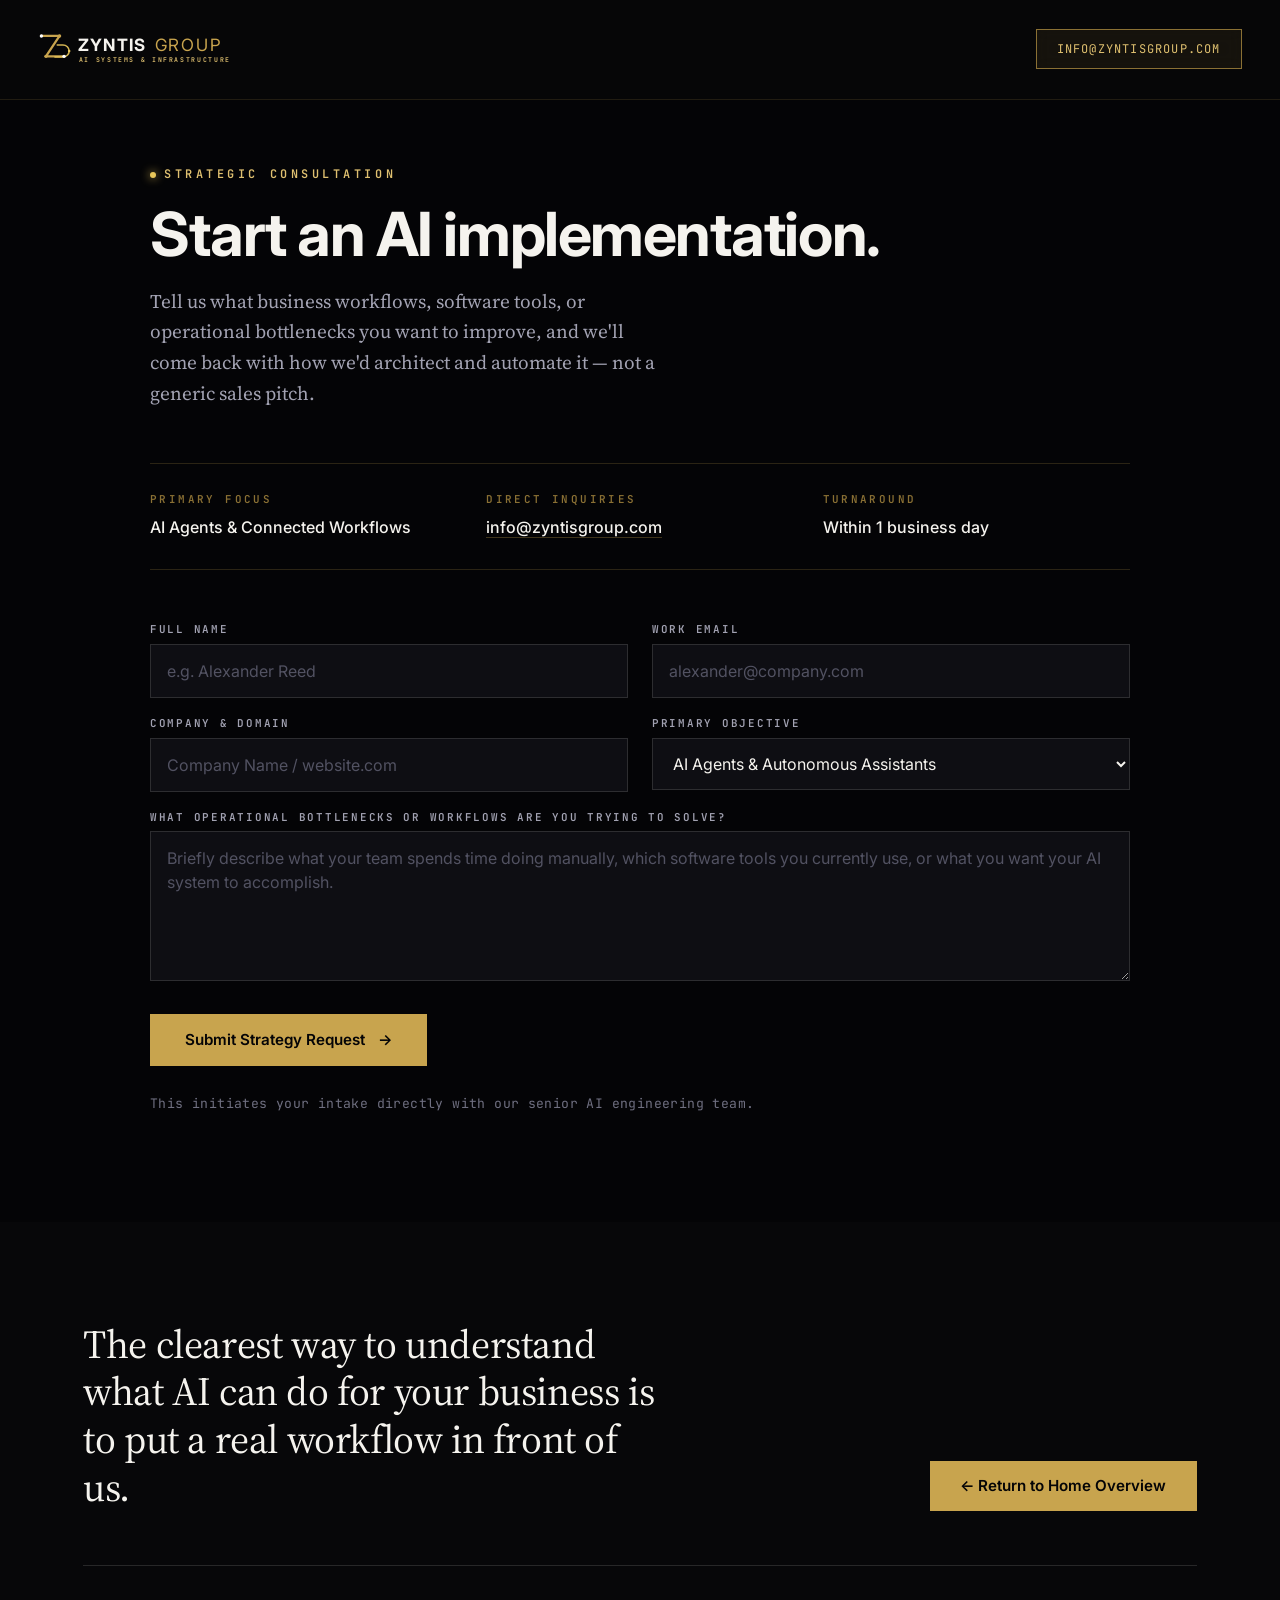
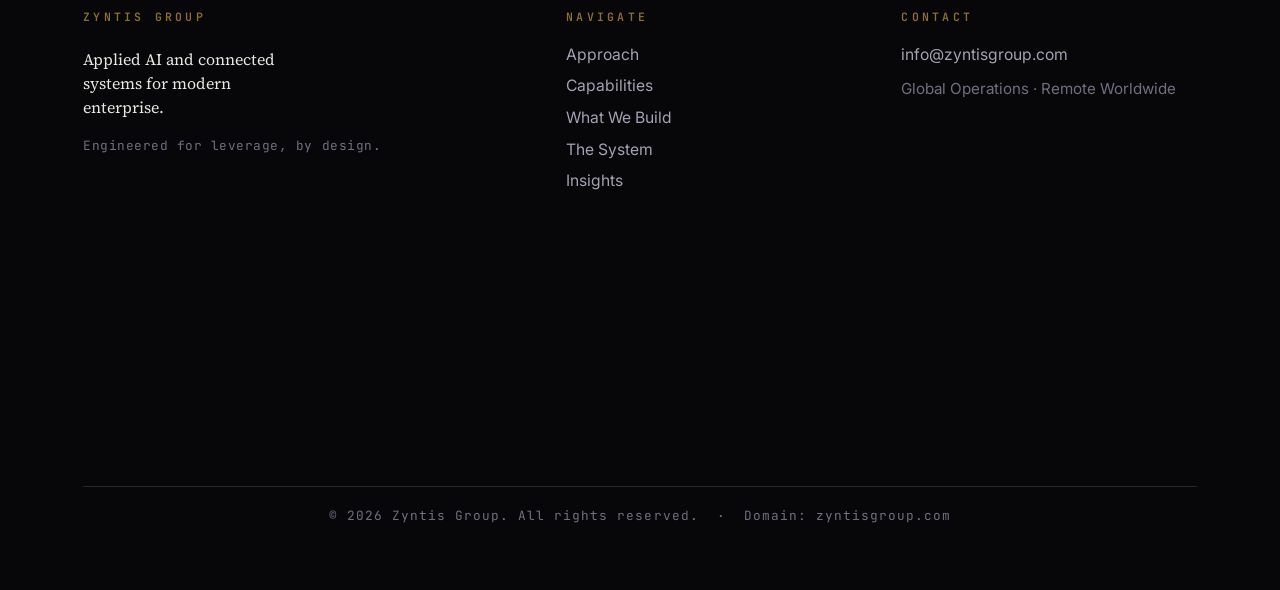
<file: contact.html>
<!DOCTYPE html>
<html lang="en">
<head>
  <meta charset="UTF-8" />
  <meta name="viewport" content="width=device-width, initial-scale=1.0" />
  <title>Contact &amp; AI Consultation — Zyntis Group</title>
  <meta name="description" content="Schedule an AI strategy consultation with Zyntis Group. Tell us what workflows you want to automate and we'll return with a clear architectural roadmap." />
  <link rel="canonical" href="https://zyntisgroup.com/contact.html" />
  
  <link rel="icon" type="image/svg+xml" href="assets/logo.svg">
  
  <!-- Open Graph / Meta -->
  <meta property="og:type" content="website">
  <meta property="og:url" content="https://zyntisgroup.com/contact.html">
  <meta property="og:site_name" content="Zyntis Group">
  <meta property="og:title" content="Contact &amp; AI Strategy Consultation — Zyntis Group">
  <meta property="og:description" content="Schedule an AI strategy consultation with Zyntis Group. Tell us what workflows you want to automate and we'll return with a clear architectural roadmap.">
  <meta property="og:image" content="https://zyntisgroup.com/assets/logo.svg">
  <meta name="twitter:card" content="summary_large_image">
  <meta name="twitter:title" content="Contact &amp; AI Strategy Consultation — Zyntis Group">
  <meta name="twitter:description" content="Schedule an AI strategy consultation with Zyntis Group.">
  <meta name="twitter:image" content="https://zyntisgroup.com/assets/logo.svg">
  
  <!-- Structured Data (JSON-LD) -->
  <script type="application/ld+json">
  {
    "@context": "https://schema.org",
    "@type": "ContactPage",
    "name": "Contact Zyntis Group",
    "url": "https://zyntisgroup.com/contact.html",
    "description": "Schedule an AI strategy consultation with Zyntis Group.",
    "mainEntity": {
      "@type": "ProfessionalService",
      "name": "Zyntis Group",
      "email": "info@zyntisgroup.com",
      "url": "https://zyntisgroup.com"
    }
  }
  </script>

  <link rel="preconnect" href="https://fonts.googleapis.com">
  <link rel="preconnect" href="https://fonts.gstatic.com" crossorigin>
  <link href="https://fonts.googleapis.com/css2?family=Inter:wght@300;400;500;600;700&family=JetBrains+Mono:wght@400;500;600&family=Source+Serif+4:ital,opsz,wght@0,8..60,400;0,8..60,500;0,8..60,600;1,8..60,400&display=swap" rel="stylesheet">
  
  <link rel="stylesheet" href="css/style.css">
  
  <!-- Page Transition State Restore -->
  <script>
    if (sessionStorage.getItem('pxnav') === '1') {
      document.documentElement.classList.add('px-cover');
    }
  </script>
  
  <style>
    /* Contact Page Specific Styles */
    .contact-page {
      background: var(--bg-deep);
      color: var(--light);
      padding: clamp(120px, 18vh, 190px) 6.5vw clamp(80px, 12vh, 140px);
      min-height: 100vh;
    }

    .ct-inner {
      max-width: 980px;
      margin: 0 auto;
    }

    .ct-eyebrow {
      font: 600 0.74rem/1 var(--mono);
      letter-spacing: 0.3em;
      text-transform: uppercase;
      color: var(--gold-light);
      display: inline-flex;
      align-items: center;
      gap: 8px;
      margin-bottom: 1.4rem;
    }

    .ct-title {
      font-family: var(--sans);
      font-weight: 700;
      color: var(--ink);
      font-size: clamp(2.2rem, 5vw, 3.8rem);
      line-height: 1.04;
      letter-spacing: -0.024em;
    }

    .ct-dek {
      font: 400 clamp(1.05rem, 1.5vw, 1.28rem)/1.6 var(--serif);
      color: var(--soft);
      max-width: 52ch;
      margin-top: 1.2rem;
    }

    .ct-info {
      display: grid;
      grid-template-columns: repeat(3, 1fr);
      gap: 1.8rem;
      margin: clamp(40px, 6vh, 74px) 0;
      padding: clamp(26px, 3.4vh, 36px) 0;
      border-top: 1px solid rgba(200, 164, 78, 0.2);
      border-bottom: 1px solid rgba(200, 164, 78, 0.2);
    }

    .ct-info .lbl {
      display: block;
      font: 600 0.68rem/1 var(--mono);
      letter-spacing: 0.22em;
      text-transform: uppercase;
      color: var(--gold-dim);
      margin-bottom: 0.7rem;
    }

    .ct-info .val {
      font: 500 clamp(1rem, 1.2vw, 1.15rem)/1.4 var(--sans);
      color: var(--ink);
      text-decoration: none;
    }

    .ct-info a.val {
      border-bottom: 1px solid rgba(200, 164, 78, 0.3);
      transition: color 0.2s ease, border-color 0.2s ease;
    }

    .ct-info a.val:hover {
      color: var(--gold-light);
      border-color: var(--gold-light);
    }

    .ct-form {
      display: grid;
      grid-template-columns: 1fr 1fr;
      gap: 20px 24px;
    }

    .ct-field {
      display: flex;
      flex-direction: column;
      gap: 0.55rem;
    }

    .ct-field.full {
      grid-column: 1 / -1;
    }

    .ct-field label {
      font: 600 0.68rem/1 var(--mono);
      letter-spacing: 0.16em;
      text-transform: uppercase;
      color: var(--soft);
    }

    .ct-field input,
    .ct-field select,
    .ct-field textarea {
      font: 400 1rem/1.5 var(--sans);
      color: var(--ink);
      background: var(--bg-card);
      border: 1px solid rgba(232, 230, 225, 0.14);
      padding: 14px 16px;
      width: 100%;
      outline: none;
      transition: border-color 0.2s ease, box-shadow 0.2s ease;
    }

    .ct-field input::placeholder,
    .ct-field textarea::placeholder {
      color: var(--quiet);
    }

    .ct-field input:focus,
    .ct-field select:focus,
    .ct-field textarea:focus {
      border-color: var(--gold);
      box-shadow: 0 0 0 3px rgba(200, 164, 78, 0.18);
    }

    .ct-field textarea {
      min-height: 150px;
      resize: vertical;
    }

    .ct-submit {
      grid-column: 1 / -1;
      justify-self: start;
      margin-top: 0.8rem;
      display: inline-flex;
      align-items: center;
      gap: 0.8rem;
      background: var(--gold);
      color: var(--bg-deep);
      font: 600 0.95rem/1 var(--sans);
      padding: 1.15rem 2.2rem;
      border: 0;
      cursor: pointer;
      transition: background 0.25s ease, transform 0.2s, box-shadow 0.25s;
    }

    .ct-submit:hover {
      background: var(--gold-light);
      transform: translateY(-2px);
      box-shadow: 0 8px 24px rgba(200, 164, 78, 0.35);
    }

    .ct-submit .arw {
      transition: transform 0.25s ease;
      color: var(--bg-deep);
    }

    .ct-submit:hover .arw {
      transform: translateX(4px);
    }

    .ct-note {
      grid-column: 1 / -1;
      font: 400 0.82rem/1.5 var(--mono);
      letter-spacing: 0.03em;
      color: var(--muted);
      margin-top: 0.5rem;
    }

    @media (max-width: 640px) {
      .ct-form { grid-template-columns: 1fr; }
      .ct-info { grid-template-columns: 1fr; gap: 1.3rem; }
    }
  </style>
</head>
<body>

  <!-- Accessible Skip Link -->
  <a href="#main-contact" class="skip-link">Skip to main content</a>

  <!-- Primary Navigation -->
  <nav class="navbar scrolled" aria-label="Primary">
    <a class="brand" href="index.html" aria-label="Zyntis Group">
      <svg class="brand-logo" viewBox="6 5 339 60" fill="none" xmlns="http://www.w3.org/2000/svg">
        <g class="zyntis-mark" transform="translate(2, 8)">
          <path d="M10 4L42 4L18 40L50 40" stroke="#c8a44e" stroke-width="4" stroke-linecap="round" stroke-linejoin="round" />
          <path d="M38 20L48 20C54 20 59 24.5 59 30.5C59 36.5 54 41 48 41L34 41" stroke="#e8c65a" stroke-width="2.8" stroke-linecap="round" stroke-linejoin="round" opacity="0.9" />
          <circle cx="10" cy="4" r="3" fill="#ffffff" />
          <circle cx="42" cy="4" r="3" fill="#c8a44e" />
          <circle cx="18" cy="40" r="3" fill="#c8a44e" />
          <circle cx="50" cy="40" r="3" fill="#ffffff" />
          <circle cx="59" cy="30.5" r="2.2" fill="#e8c65a" />
        </g>
        <g class="zyntis-text" transform="translate(76, 0)">
          <text x="0" y="38" font-family="'Inter', -apple-system, BlinkMacSystemFont, sans-serif" font-weight="700" font-size="30" letter-spacing="0.08em" fill="#f5f3ee">ZYNTIS</text>
          <text x="136" y="38" font-family="'Inter', -apple-system, BlinkMacSystemFont, sans-serif" font-weight="400" font-size="30" letter-spacing="0.10em" fill="#c8a44e">GROUP</text>
          <text x="2" y="58" font-family="'JetBrains Mono', monospace" font-weight="600" font-size="11.5" letter-spacing="0.25em" fill="#dfc070">AI SYSTEMS &amp; INFRASTRUCTURE</text>
        </g>
      </svg>
    </a>
    
    <div class="nav-links">
      <a class="nav-btn" href="index.html#approach">Approach</a>
      <a class="nav-btn" href="index.html#capabilities">Capabilities</a>
      <a class="nav-btn" href="index.html#systems">What We Build</a>
      <a class="nav-btn" href="index.html#system-architecture">The System</a>
      <a class="nav-btn" href="index.html#insights">Insights</a>
    </div>

    <a class="nav-cta" href="mailto:info@zyntisgroup.com">
      info@zyntisgroup.com
    </a>

    <button class="nav-toggle" aria-label="Toggle Menu" aria-expanded="false">
      <span></span>
      <span></span>
      <span></span>
    </button>
  </nav>

  <!-- Main Contact Stage -->
  <main id="main-contact" class="contact-page">
    <div class="ct-inner">
      <span class="ct-eyebrow"><span class="eyebrow-dot"></span> Strategic Consultation</span>
      <h1 class="ct-title">Start an AI implementation.</h1>
      <p class="ct-dek">
        Tell us what business workflows, software tools, or operational bottlenecks you want to improve, and we'll come back with how we'd architect and automate it &mdash; not a generic sales pitch.
      </p>

      <div class="ct-info">
        <div>
          <span class="lbl">Primary Focus</span>
          <span class="val">AI Agents &amp; Connected Workflows</span>
        </div>
        <div>
          <span class="lbl">Direct Inquiries</span>
          <a class="val" href="mailto:info@zyntisgroup.com">info@zyntisgroup.com</a>
        </div>
        <div>
          <span class="lbl">Turnaround</span>
          <span class="val">Within 1 business day</span>
        </div>
      </div>

      <form class="ct-form" id="ct-form">
        <div class="ct-field">
          <label for="ct-name">Full Name</label>
          <input id="ct-name" name="name" type="text" autocomplete="name" placeholder="e.g. Alexander Reed" required />
        </div>

        <div class="ct-field">
          <label for="ct-email">Work Email</label>
          <input id="ct-email" name="email" type="email" autocomplete="email" placeholder="alexander@company.com" required />
        </div>

        <div class="ct-field">
          <label for="ct-company">Company &amp; Domain</label>
          <input id="ct-company" name="company" type="text" autocomplete="organization" placeholder="Company Name / website.com" required />
        </div>

        <div class="ct-field">
          <label for="ct-focus">Primary Objective</label>
          <select id="ct-focus" name="focus">
            <option value="AI Agents &amp; Autonomous Assistants">AI Agents &amp; Autonomous Assistants</option>
            <option value="Workflow &amp; Lead Pipeline Automation">End-to-End Workflow &amp; Lead Automation</option>
            <option value="AI-Powered Website &amp; Inbound Systems">AI-Powered Website &amp; Inbound Lead Engine</option>
            <option value="CRM &amp; Calendar Integration">CRM, Calendar &amp; Multi-tool Synchronization</option>
            <option value="Custom Internal Software / SaaS MVP">Custom Operational Software / SaaS MVP</option>
            <option value="Full Comprehensive AI Strategy Audit">Comprehensive Enterprise AI Audit</option>
          </select>
        </div>

        <div class="ct-field full">
          <label for="ct-msg">What operational bottlenecks or workflows are you trying to solve?</label>
          <textarea id="ct-msg" name="message" placeholder="Briefly describe what your team spends time doing manually, which software tools you currently use, or what you want your AI system to accomplish." required></textarea>
        </div>

        <button type="submit" class="ct-submit" id="ct-btn">
          Submit Strategy Request <span class="arw" aria-hidden="true">&rarr;</span>
        </button>
        <p class="ct-note">This initiates your intake directly with our senior AI engineering team.</p>
        <div id="ct-status" role="status" aria-live="polite" style="grid-column: 1 / -1; display: none; color: var(--gold-light); font-family: var(--mono); font-size: 13px; margin-top: 10px;"></div>
      </form>
    </div>
  </main>

  <!-- Closing Footer -->
  <footer id="footer">
    <div class="ft-top">
      <h2 class="ft-headline">
        The clearest way to understand what AI can do for your business is to put a real workflow in front of us.
      </h2>
      <div class="ft-cta">
        <a class="ft-btn" href="index.html">
          &larr; Return to Home Overview
        </a>
      </div>
    </div>

    <hr class="ft-rule">

    <div class="ft-cols">
      <div class="ft-col">
        <span class="ft-label">Zyntis Group</span>
        <p class="ft-brand">Applied AI and connected systems for modern enterprise.</p>
        <p class="ft-note">Engineered for leverage, by design.</p>
      </div>

      <div class="ft-col">
        <span class="ft-label">Navigate</span>
        <a href="index.html#approach">Approach</a>
        <a href="index.html#capabilities">Capabilities</a>
        <a href="index.html#systems">What We Build</a>
        <a href="index.html#system-architecture">The System</a>
        <a href="index.html#insights">Insights</a>
      </div>

      <div class="ft-col">
        <span class="ft-label">Contact</span>
        <a href="mailto:info@zyntisgroup.com">info@zyntisgroup.com</a>
        <span class="ft-muted">Global Operations &middot; Remote Worldwide</span>
      </div>
    </div>

    <div class="ft-brandmark">
      <div class="ft-word" role="img" aria-label="Zyntis Group">
        <canvas id="ft-vox" class="ft-vox" aria-hidden="true"></canvas>
      </div>
      <hr class="ft-rule2">
      <div class="ft-legal">
        <span class="ft-copy">&copy; 2026 Zyntis Group. All rights reserved.</span>
        <span class="ft-dot" aria-hidden="true">&nbsp;&middot;&nbsp;</span>
        <span class="ft-made">Domain: <a href="https://zyntisgroup.com">zyntisgroup.com</a></span>
      </div>
    </div>
  </footer>

  <!-- Page Transition Overlay -->
  <div id="px-tx" aria-hidden="true">
    <div class="px-panel px-p1"></div>
    <div class="px-panel px-p2"></div>
  </div>

  <script src="js/wordmark-canvas.js"></script>
  <script>
    // Form submission handler with user feedback
    const form = document.getElementById('ct-form');
    if (form) {
      form.addEventListener('submit', function (e) {
        e.preventDefault();
        const g = id => (document.getElementById(id) || {}).value || '';
        const status = document.getElementById('ct-status');
        const submitBtn = document.getElementById('ct-btn');
        if (status) {
          status.style.display = 'block';
          status.textContent = 'Preparing intake... Opening your email client with pre-filled details.';
        }
        if (submitBtn) {
          submitBtn.disabled = true;
          submitBtn.style.opacity = '0.7';
        }
        const body = `Name: ${g('ct-name')}\nEmail: ${g('ct-email')}\nCompany: ${g('ct-company')}\nObjective: ${g('ct-focus')}\n\nProblem / Workflow:\n${g('ct-msg')}`;
        setTimeout(() => {
          window.location.href = `mailto:info@zyntisgroup.com?subject=${encodeURIComponent('AI Strategy Inquiry — ' + g('ct-name') + ' (' + g('ct-company') + ')')}&body=${encodeURIComponent(body)}`;
          setTimeout(() => {
            if (submitBtn) {
              submitBtn.disabled = false;
              submitBtn.style.opacity = '';
            }
          }, 2000);
        }, 300);
      });
    }

    // Mobile nav toggle
    const nav = document.querySelector('.navbar');
    const tog = document.querySelector('.nav-toggle');
    if (nav && tog) {
      tog.addEventListener('click', e => {
        e.stopPropagation();
        const open = nav.classList.toggle('menu-open');
        tog.setAttribute('aria-expanded', open ? 'true' : 'false');
      });
      document.addEventListener('click', e => {
        if (nav.classList.contains('menu-open') && !nav.contains(e.target)) {
          nav.classList.remove('menu-open');
        }
      });
    }
  </script>
  <script src="js/page-transition.js"></script>
</body>
</html>
</file>
<file: css/style.css>
/* =========================================================================
   ZYNTIS GROUP — MASTER DESIGN SYSTEM
   Palette: Deep Black & Sovereign Gold
   Typography: Inter (Sans) + Source Serif 4 (Serif) + JetBrains Mono (Mono)
   ========================================================================= */

:root {
  color-scheme: dark;
  
  /* Deep Luxury Blacks & Carbons */
  --bg: #070709;
  --bg-deep: #040406;
  --bg-card: #0e0e13;
  --bg-surface: #14141b;
  --bg-elevated: #1b1b24;

  /* Typography Colors on Dark */
  --ink: #f5f3ee;
  --light: #e8e6e1;
  --soft: #a2a2b2;
  --muted: #6f6f80;
  --quiet: #525262;

  /* Sovereign Gold Palette */
  --gold: #c8a44e;
  --gold-light: #dfc070;
  --gold-warm: #b8923e;
  --gold-dim: #8a7034;
  --gold-glow: #e8c65a;
  --gold-subtle: rgba(200, 164, 78, 0.16);

  /* Borders & Rules */
  --rule: rgba(232, 230, 225, 0.14);
  --rule-gold: rgba(200, 164, 78, 0.35);

  /* Light Editorial World (Warm Parchment / Champagne) */
  --paper-bg: #f4f2ed;
  --paper-card: #ffffff;
  --paper-ink: #111317;
  --paper-muted: #5c5d64;
  --paper-soft: #85868e;
  --paper-border: rgba(17, 19, 23, 0.12);

  /* Font Stacks */
  --sans: 'Inter', -apple-system, BlinkMacSystemFont, 'Segoe UI', Roboto, sans-serif;
  --serif: 'Source Serif 4', 'Newsreader', Georgia, serif;
  --mono: 'JetBrains Mono', 'Roboto Mono', monospace;
}

* {
  margin: 0;
  padding: 0;
  box-sizing: border-box;
}

:focus-visible {
  outline: 2px solid var(--gold);
  outline-offset: 3px;
}

html {
  scroll-behavior: auto;
  scrollbar-width: none;
  overflow-x: clip;
}

html::-webkit-scrollbar {
  width: 0;
  height: 0;
  display: none;
}

body {
  width: 100%;
  background: var(--bg);
  color: var(--light);
  overflow-x: clip;
  -webkit-font-smoothing: antialiased;
  -moz-osx-font-smoothing: grayscale;
  font-family: var(--sans);
}

::selection {
  background: var(--gold);
  color: var(--bg-deep);
}

/* Accessible Skip Link */
.skip-link {
  position: fixed;
  top: -120px;
  left: 24px;
  background: var(--gold);
  color: var(--bg-deep);
  padding: 12px 22px;
  font: 600 12px/1 var(--mono);
  letter-spacing: 0.12em;
  text-transform: uppercase;
  text-decoration: none;
  z-index: 10000;
  border-radius: 2px;
  box-shadow: 0 4px 20px rgba(200, 164, 78, 0.4);
  transition: top 0.25s cubic-bezier(0.2, 0.7, 0.2, 1);
}

.skip-link:focus {
  top: 24px;
  outline: 2px solid #ffffff;
  outline-offset: 2px;
}

/* Anchor Navigation Offset */
#approach,
#capabilities,
#systems,
#system-architecture,
#insights,
#footer {
  scroll-margin-top: clamp(70px, 10vh, 100px);
}

/* 3D WebGL Canvas Layer (Fixed) */
#app {
  position: fixed;
  inset: 0;
  z-index: 0;
  transform-origin: 50% 0%;
  will-change: transform;
}

canvas {
  display: block;
}

/* Subtle Vignette for Text Contrast */
.vignette {
  position: fixed;
  inset: 0;
  z-index: 1;
  pointer-events: none;
  background: radial-gradient(135% 100% at 6% 112%,
    rgba(7, 7, 9, 0.82) 0%,
    rgba(7, 7, 9, 0.62) 24%,
    rgba(7, 7, 9, 0.38) 46%,
    rgba(7, 7, 9, 0.14) 68%,
    rgba(7, 7, 9, 0) 88%);
}

/* -------------------------------------------------------------------------
   TOP NAVIGATION
   ------------------------------------------------------------------------- */
.navbar {
  position: fixed;
  top: 0;
  left: 0;
  right: 0;
  z-index: 40;
  display: flex;
  align-items: center;
  justify-content: space-between;
  padding: clamp(18px, 2.3vw, 32px) clamp(20px, 3vw, 48px);
  pointer-events: none;
  transition: transform 0.3s ease;
}

.brand,
.brand:visited,
.brand:hover,
.brand:focus,
.brand:active {
  display: flex;
  align-items: center;
  text-decoration: none;
  pointer-events: auto;
  color: var(--ink) !important;
}

.brand-logo {
  height: clamp(26px, 3.2vw, 34px);
  width: auto;
  display: block;
  transition: opacity 0.3s ease;
}

.brand:hover .brand-logo {
  opacity: 0.88;
}

.nav-links {
  display: flex;
  align-items: center;
  gap: 0.6rem;
  pointer-events: auto;
}

.nav-btn {
  display: inline-flex;
  align-items: center;
  text-decoration: none;
  color: var(--light);
  font-family: var(--mono);
  font-size: 12px;
  letter-spacing: 0.1em;
  text-transform: uppercase;
  border: 1px solid var(--rule);
  padding: 11px 18px;
  white-space: nowrap;
  transition: background 0.25s, color 0.25s, border-color 0.25s, transform 0.2s;
  background: rgba(7, 7, 9, 0.4);
  backdrop-filter: blur(8px);
}

.nav-btn:hover {
  background: var(--gold);
  color: var(--bg-deep);
  border-color: var(--gold);
  transform: translateY(-1px);
}

.nav-cta {
  display: inline-flex;
  align-items: center;
  gap: 8px;
  margin-left: auto;
  text-decoration: none;
  pointer-events: auto;
  font-family: var(--mono);
  font-size: 12px;
  letter-spacing: 0.1em;
  text-transform: uppercase;
  color: var(--gold-light);
  border: 1px solid var(--gold-dim);
  padding: 11px 20px;
  white-space: nowrap;
  transition: background 0.25s, color 0.25s, border-color 0.25s, box-shadow 0.25s;
  background: rgba(200, 164, 78, 0.08);
  backdrop-filter: blur(8px);
}

.nav-cta:hover {
  background: var(--gold);
  color: var(--bg-deep);
  border-color: var(--gold);
  box-shadow: 0 0 20px rgba(200, 164, 78, 0.35);
}

/* Scrolled Navbar with Luxury Obsidian Glass */
.navbar.scrolled {
  background: rgba(7, 7, 9, 0.88);
  backdrop-filter: blur(16px);
  -webkit-backdrop-filter: blur(16px);
  border-bottom: 1px solid rgba(200, 164, 78, 0.14);
  pointer-events: auto;
}

/* Mobile Hamburger Toggle */
.nav-toggle {
  display: none;
  flex-direction: column;
  justify-content: center;
  gap: 5px;
  width: 42px;
  height: 36px;
  padding: 0 10px;
  background: rgba(7, 7, 9, 0.8);
  border: 1px solid var(--rule);
  cursor: pointer;
  pointer-events: auto;
  backdrop-filter: blur(8px);
}

.nav-toggle span {
  display: block;
  height: 1.5px;
  background: var(--light);
  transition: background 0.3s ease, transform 0.25s ease;
}


@media (min-width: 561px) {
  .navbar .nav-links {
    display: none; /* Replaced by elegant vertical side-nav rail on desktop */
  }
}

@media (max-width: 560px) {
  .nav-cta {
    padding: 8px 12px;
    font-size: 11px;
    letter-spacing: 0.05em;
    margin-right: 10px;
  }
  .nav-toggle {
    display: flex;
  }
  .nav-links {
    position: absolute;
    top: 100%;
    right: clamp(20px, 3vw, 48px);
    margin-top: 10px;
    flex-direction: column;
    align-items: stretch;
    gap: 8px;
    min-width: 210px;
    padding: 16px;
    background: rgba(14, 14, 19, 0.98);
    border: 1px solid var(--rule-gold);
    opacity: 0;
    transform: translateY(-10px);
    pointer-events: none;
    transition: opacity 0.25s ease, transform 0.25s ease;
    box-shadow: 0 12px 36px rgba(0, 0, 0, 0.7);
  }
  .navbar.menu-open .nav-links {
    opacity: 1;
    transform: none;
    pointer-events: auto;
  }
  .nav-btn {
    width: 100%;
    justify-content: flex-start;
    font-size: 12px;
  }
  .navbar.on-light .nav-links {
    background: rgba(244, 242, 237, 0.98);
    border-color: var(--paper-border);
  }
}

/* -------------------------------------------------------------------------
   VERTICAL SECTION RAIL (Right edge, desktop)
   ------------------------------------------------------------------------- */
.side-nav {
  position: fixed;
  top: 50%;
  right: clamp(16px, 1.8vw, 34px);
  transform: translateY(-50%);
  z-index: 44;
  display: flex;
  flex-direction: column;
  align-items: flex-end;
  gap: 22px;
  mix-blend-mode: difference;
  pointer-events: none;
  transition: opacity 0.4s ease;
}

.side-nav.gone {
  opacity: 0;
  pointer-events: none;
}

.side-link {
  display: flex;
  align-items: center;
  justify-content: flex-end;
  height: 14px;
  text-decoration: none;
  pointer-events: auto;
  cursor: pointer;
}

.side-label {
  max-width: 0;
  opacity: 0;
  overflow: hidden;
  white-space: nowrap;
  margin-right: 0;
  font: 500 11px/1 var(--mono);
  letter-spacing: 0.22em;
  text-transform: uppercase;
  color: #fff;
  transition: max-width 0.4s ease, opacity 0.3s ease, margin-right 0.4s ease;
}

.side-line {
  flex: none;
  width: 22px;
  height: 1px;
  background: var(--gold-light);
  opacity: 0.45;
  transition: width 0.38s cubic-bezier(0.2, 0.7, 0.2, 1), opacity 0.3s ease, background 0.3s ease;
}

.side-link:hover .side-label,
.side-link.active .side-label {
  max-width: 180px;
  opacity: 1;
  margin-right: 14px;
}

.side-link:hover .side-line,
.side-link.active .side-line {
  width: 48px;
  opacity: 1;
  background: var(--gold-glow);
}

@media (max-width: 560px) {
  .side-nav {
    display: none;
  }
}

/* -------------------------------------------------------------------------
   SCROLL-DRIVEN CHAPTERS (Story Layer)
   ------------------------------------------------------------------------- */
#story {
  position: relative;
  z-index: 2;
  pointer-events: none;
}

.chapter {
  min-height: 100vh;
  min-height: 100svh;
  display: flex;
  align-items: center;
  padding: 8vh clamp(20px, 3.5vw, 56px);
  pointer-events: none;
}

.chapter.hero-chapter {
  align-items: flex-end;
  justify-content: flex-start;
  padding-bottom: clamp(72px, 11vh, 120px);
}

.chapter.hero-right {
  justify-content: flex-end;
}

.chapter-copy {
  max-width: 640px;
  position: relative;
  opacity: 0;
  transform: translateY(28px);
  transition: opacity 1s cubic-bezier(0.22, 0.61, 0.36, 1), transform 1s cubic-bezier(0.22, 0.61, 0.36, 1);
  text-shadow: 0 2px 30px rgba(0, 0, 0, 0.7), 0 1px 6px rgba(0, 0, 0, 0.5);
}

.chapter-copy.in {
  opacity: 1;
  transform: none;
}

@media (max-width: 820px) {
  .hero-chapter .chapter-copy {
    position: relative;
    isolation: isolate;
  }
  .hero-chapter .chapter-copy::before {
    content: "";
    position: absolute;
    inset: -24px -20px -32px;
    z-index: -1;
    pointer-events: none;
    background: radial-gradient(120% 90% at 40% 60%, rgba(7, 7, 9, 0.88), rgba(7, 7, 9, 0.55) 50%, rgba(7, 7, 9, 0) 80%);
  }
}

/* Eyebrows */
.eyebrow {
  font: 500 0.74rem/1 var(--mono);
  letter-spacing: 0.3em;
  text-transform: uppercase;
  color: var(--gold);
  margin-bottom: 1.4rem;
  display: inline-flex;
  align-items: center;
  gap: 8px;
}

.eyebrow-dot {
  width: 6px;
  height: 6px;
  border-radius: 50%;
  background: var(--gold-glow);
  box-shadow: 0 0 10px var(--gold-glow);
  display: inline-block;
}

/* Typography in Chapters */
.chapter-copy h1,
.chapter-copy h2 {
  font-family: var(--sans);
  font-weight: 500;
  color: var(--ink);
  letter-spacing: -0.03em;
  line-height: 1.05;
}

.chapter-copy h1 {
  font-size: clamp(30px, 4.2vw, 56px);
}

.chapter-copy h2 {
  font-size: clamp(26px, 3.4vw, 46px);
}

/* Caret / Typewriter */
.zy-caret {
  display: inline-block;
  height: 1em;
  width: 0.24em;
  margin-left: 0.08em;
  vertical-align: -0.12em;
  color: var(--gold-glow);
  animation: zy-blink 1s steps(1) infinite;
}

.zy-caret svg {
  display: block;
  height: 100%;
  width: 100%;
}

.zy-caret.tw-typing {
  animation: none;
  opacity: 1;
}

@keyframes zy-blink {
  0%, 49% { opacity: 1; }
  50%, 100% { opacity: 0; }
}

@media (prefers-reduced-motion: reduce) {
  .zy-caret { animation: none; }
}

/* Subtitle */
.chapter-copy .sub {
  font-family: var(--serif);
  font-weight: 400;
  font-size: clamp(15px, 1.45vw, 18.5px);
  line-height: 1.62;
  color: var(--soft);
  margin-top: 22px;
  max-width: 52ch;
}

.chapter-copy .highlight-gold {
  color: var(--gold-light);
  font-weight: 500;
}

/* Hero CTA */
.cta-zyntis {
  display: inline-flex;
  align-items: center;
  gap: 12px;
  margin-top: 32px;
  font-family: var(--mono);
  font-size: 13px;
  letter-spacing: 0.1em;
  text-transform: uppercase;
  color: var(--ink);
  border: 1px solid var(--rule-gold);
  background: rgba(200, 164, 78, 0.08);
  backdrop-filter: blur(8px);
  padding: 14px 24px;
  text-decoration: none;
  pointer-events: auto;
  transition: background 0.3s, color 0.3s, border-color 0.3s, box-shadow 0.3s, transform 0.25s;
}

.cta-zyntis:hover {
  background: var(--gold);
  color: var(--bg-deep);
  border-color: var(--gold);
  box-shadow: 0 0 25px rgba(200, 164, 78, 0.4);
  transform: translateY(-2px);
}

.cta-zyntis .arw {
  transition: transform 0.25s ease;
  color: var(--gold-light);
}

.cta-zyntis:hover .arw {
  transform: translateX(5px);
  color: var(--bg-deep);
}

/* -------------------------------------------------------------------------
   CHAPTER 2 — WHAT WE BELIEVE (Cascading Typewriter)
   ------------------------------------------------------------------------- */
.beliefs-copy {
  width: min(580px, 100%);
  max-width: 580px;
}

.beliefs {
  margin-top: 26px;
  display: flex;
  flex-direction: column;
  gap: 24px;
}

.belief {
  display: block;
}

.belief .b-claim {
  display: block;
  font-family: var(--sans);
  font-weight: 500;
  font-size: clamp(19px, 1.95vw, 26px);
  line-height: 1.18;
  letter-spacing: -0.02em;
  color: var(--ink);
}

.belief .b-text {
  display: block;
  margin-top: 8px;
  font-family: var(--serif);
  font-weight: 400;
  font-size: clamp(14px, 1.3vw, 16.5px);
  line-height: 1.55;
  color: var(--soft);
  max-width: 56ch;
}

/* -------------------------------------------------------------------------
   CHAPTERS 3-6 — THE 4-STEP OPERATIONAL METHOD
   ------------------------------------------------------------------------- */
.step-num {
  display: block;
  font: 600 0.84rem/1 var(--mono);
  letter-spacing: 0.32em;
  color: var(--gold);
  margin-bottom: 0.95rem;
}

.step-title {
  font-family: var(--sans);
  font-weight: 500;
  color: var(--ink);
  font-size: clamp(34px, 5.2vw, 64px);
  line-height: 1.02;
  letter-spacing: -0.03em;
}

/* -------------------------------------------------------------------------
   SCROLL CUE (Pulsing gold indicator)
   ------------------------------------------------------------------------- */
#cue {
  position: fixed;
  left: 50%;
  bottom: 26px;
  transform: translateX(-50%);
  z-index: 3;
  display: flex;
  flex-direction: column;
  align-items: center;
  gap: 9px;
  color: rgba(245, 243, 238, 0.65);
  pointer-events: none;
  font: 500 0.64rem/1 var(--mono);
  letter-spacing: 0.32em;
  text-transform: uppercase;
  transition: opacity 0.6s;
}

#cue .bar {
  width: 1px;
  height: 36px;
  background: linear-gradient(to bottom, var(--gold-glow), transparent);
  animation: cue-pulse 2s ease-in-out infinite;
}

@keyframes cue-pulse {
  0%, 100% {
    transform: scaleY(0.4);
    transform-origin: top;
    opacity: 0.4;
  }
  50% {
    transform: scaleY(1);
    opacity: 1;
  }
}

@media (max-width: 640px) {
  #cue { display: none; }
}

/* -------------------------------------------------------------------------
   PRELOADER — SHIMMERING GOLD REVEAL & ZOOM
   ------------------------------------------------------------------------- */
#loader {
  position: fixed;
  inset: 0;
  z-index: 60;
  overflow: hidden;
  display: flex;
  align-items: center;
  justify-content: center;
  background: var(--bg);
}

.ld-container {
  display: flex;
  flex-direction: column;
  align-items: center;
  justify-content: center;
  text-align: center;
  width: 100%;
  max-width: 480px;
  padding: 0 24px;
  margin: auto;
}

.ld-logo {
  width: clamp(200px, 26vw, 300px);
  max-width: 85vw;
  height: auto;
  display: block;
  margin: 0 auto 24px auto;
  transform-origin: 50% 50%;
  -webkit-mask: linear-gradient(90deg, #000 -5%, transparent 0%);
          mask: linear-gradient(90deg, #000 -5%, transparent 0%);
}

.ld-status {
  display: block;
  font-family: var(--mono);
  font-size: 11px;
  letter-spacing: 0.3em;
  text-indent: 0.3em;
  text-transform: uppercase;
  color: var(--gold-light);
  opacity: 0.82;
  text-align: center;
  margin: 0 auto;
}

@media (prefers-reduced-motion: reduce) {
  .ld-logo { -webkit-mask: none; mask: none; }
}

/* -------------------------------------------------------------------------
   SECTION 8 — OUR CAPABILITIES (Horizontal Accordion Cards)
   ------------------------------------------------------------------------- */
#capabilities {
  position: relative;
  z-index: 3;
  background: var(--bg-deep);
  color: var(--light);
  border-top: 1px solid rgba(200, 164, 78, 0.18);
  padding: clamp(80px, 13vh, 150px) 6.5vw clamp(70px, 12vh, 140px);
}

.cap-head {
  display: grid;
  grid-template-columns: 1fr auto;
  align-items: end;
  column-gap: 1.5rem;
  row-gap: 0.5rem;
  margin-bottom: 2.8rem;
}

#capabilities .eyebrow {
  color: var(--gold-light);
  grid-column: 1 / -1;
  margin-bottom: 0.3rem;
}

.cap-title {
  grid-column: 1;
  font-family: var(--sans);
  font-weight: 600;
  letter-spacing: -0.025em;
  font-size: clamp(1.6rem, 2.7vw, 2.5rem);
  line-height: 1.12;
}

.cap-title .ink { color: var(--ink); }
.cap-title .mut { color: var(--soft); }

.cap-cta {
  grid-column: 2;
  align-self: end;
  display: inline-flex;
  align-items: center;
  gap: 0.6rem;
  font: 600 0.86rem/1 var(--sans);
  color: var(--ink);
  text-decoration: none;
  white-space: nowrap;
  transition: color 0.25s ease;
}

.cap-cta:hover {
  color: var(--gold-light);
}

.cap-cta .arw {
  display: inline-flex;
  align-items: center;
  justify-content: center;
  width: 32px;
  height: 32px;
  border-radius: 50%;
  border: 1px solid var(--rule-gold);
  color: var(--gold-light);
  transition: transform 0.3s ease, background 0.3s ease, color 0.3s ease, border-color 0.3s;
}

.cap-cta:hover .arw {
  transform: translate(3px, -3px);
  background: var(--gold);
  color: var(--bg-deep);
  border-color: var(--gold);
}

.cap-cards {
  display: flex;
  gap: 14px;
}

.cap-card {
  flex: 1 1 0;
  min-width: 0;
  background: var(--bg-card);
  border-radius: 0;
  border: 1px solid rgba(232, 230, 225, 0.10);
  padding: 30px;
  height: clamp(440px, 32vw, 580px);
  display: flex;
  flex-direction: column;
  transition: flex-grow 0.55s cubic-bezier(0.4, 0, 0.12, 1), box-shadow 0.4s ease, border-color 0.4s;
  overflow: hidden;
  cursor: default;
}

.cap-card:hover {
  flex-grow: 2.7;
  border-color: var(--gold);
  box-shadow: 0 16px 40px rgba(0, 0, 0, 0.7), 0 0 32px rgba(200, 164, 78, 0.15);
}

.cap-card-top {
  display: flex;
  justify-content: space-between;
  align-items: center;
  gap: 0.5rem;
}

.cap-num {
  font: 600 0.72rem/1 var(--mono);
  letter-spacing: 0.2em;
  color: var(--gold-light);
}

.cap-tag {
  font: 500 0.68rem/1 var(--mono);
  letter-spacing: 0.14em;
  text-transform: uppercase;
  color: var(--gold-light);
  border: 1px solid var(--rule-gold);
  background: rgba(200, 164, 78, 0.08);
  padding: 6px 12px;
  white-space: nowrap;
}

.cap-icon {
  flex: 1 1 auto;
  min-height: 0;
  display: grid;
  place-items: center;
  padding: 12px 0 18px;
}

.cap-canvas {
  width: clamp(130px, 58%, 180px);
  aspect-ratio: 1 / 1;
  height: auto;
  max-height: 100%;
  display: block;
}

.cap-content {
  flex: 0 0 auto;
}

.cap-name {
  font-family: var(--sans);
  font-weight: 600;
  font-size: clamp(1.1rem, 1.5vw, 1.45rem);
  letter-spacing: -0.015em;
  color: var(--ink);
  line-height: 1.2;
}

.cap-detail {
  max-height: 0;
  opacity: 0;
  overflow: hidden;
  transition: max-height 0.55s cubic-bezier(0.4, 0, 0.12, 1), opacity 0.4s ease;
}

.cap-card:hover .cap-detail {
  max-height: 240px;
  opacity: 1;
}

.cap-rule {
  display: block;
  height: 1px;
  background: rgba(200, 164, 78, 0.2);
  margin: 16px 0;
}

.cap-desc {
  font: 400 0.96rem/1.58 var(--serif);
  color: var(--soft);
  max-width: 34ch;
}

@media (max-width: 820px) {
  .cap-cards {
    flex-direction: column;
  }
  .cap-card {
    flex: none;
    height: auto;
    min-height: 0;
  }
  .cap-card:hover {
    flex-grow: 0;
  }
  .cap-content {
    margin-top: 1.6rem;
  }
  .cap-detail {
    max-height: none;
    opacity: 1; /* Touch devices: always show details */
  }
  .cap-head {
    grid-template-columns: 1fr;
  }
  .cap-cta {
    grid-column: 1;
    justify-self: start;
    margin-top: 0.5rem;
  }
}

/* -------------------------------------------------------------------------
   SECTION 9 — WHAT WE BUILD (Connected Systems Showcase & Dithered Tiles)
   ------------------------------------------------------------------------- */
#systems {
  position: relative;
  z-index: 3;
  color: var(--light);
  background: var(--bg);
  background-image: radial-gradient(rgba(200, 164, 78, 0.08) 1px, transparent 1.2px);
  background-size: 32px 32px;
  min-height: 100vh;
  display: flex;
  padding: clamp(60px, 10vh, 120px) 6.5vw clamp(44px, 7vh, 90px);
  border-top: 1px solid rgba(200, 164, 78, 0.16);
}

.systems-inner {
  flex: 1;
  width: 100%;
  display: flex;
  flex-direction: column;
  justify-content: space-between;
  gap: clamp(48px, 10vh, 120px);
  opacity: 0;
  transform: translateY(28px);
  transition: opacity 1s cubic-bezier(0.22, 0.61, 0.36, 1), transform 1s cubic-bezier(0.22, 0.61, 0.36, 1);
}

.systems-inner.in {
  opacity: 1;
  transform: none;
}

.sy-top {
  display: flex;
  justify-content: space-between;
  align-items: flex-start;
  gap: 4vw;
}

.sy-head {
  flex: 0 1 35rem;
}

#systems .eyebrow {
  color: var(--gold-light);
  margin-bottom: 1.1rem;
}

.sy-title {
  font-family: var(--sans);
  font-weight: 600;
  letter-spacing: -0.024em;
  font-size: clamp(1.65rem, 2.7vw, 2.6rem);
  line-height: 1.12;
}

.sy-title .ink, .sy-big .ink { color: var(--ink); }
.sy-title .mut, .sy-big .mut { color: var(--soft); }

.sy-lede {
  margin-top: 1.5rem;
  max-width: 28rem;
  font: 400 clamp(1rem, 1.15vw, 1.16rem)/1.62 var(--serif);
  color: var(--soft);
}

.sy-btn {
  display: inline-flex;
  align-items: center;
  gap: 0.8rem;
  margin-top: 2rem;
  background: var(--gold);
  color: var(--bg-deep);
  border: 0;
  padding: 1.1rem 1.9rem;
  font: 600 0.95rem/1 var(--sans);
  text-decoration: none;
  transition: background 0.25s ease, transform 0.2s, box-shadow 0.25s;
}

.sy-btn:hover {
  background: var(--gold-light);
  transform: translateY(-2px);
  box-shadow: 0 8px 24px rgba(200, 164, 78, 0.35);
}

.sy-btn .arw {
  transition: transform 0.25s ease;
  color: var(--bg-deep);
}

.sy-btn:hover .arw {
  transform: translateX(4px);
}

/* Interactive Dithered Tiles Collage */
.sy-tiles {
  position: relative;
  flex: 0 0 auto;
  align-self: center;
  width: min(46vw, 620px);
  aspect-ratio: 1 / 1.02;
}

.sy-slot {
  position: absolute;
}

.sy-slot-1 { width: 52%; aspect-ratio: 1 / 1; top: 0; left: 0; transform: rotate(-5deg); }
.sy-slot-2 { width: 42%; aspect-ratio: 1 / 1; top: 12%; right: 0; transform: rotate(4deg); }
.sy-slot-3 { width: 46%; aspect-ratio: 1 / 1; bottom: 0; left: 18%; transform: rotate(-3deg); }

.sy-tile {
  position: absolute;
  top: -35%;
  left: -35%;
  width: 170%;
  height: 170%;
  display: block;
  pointer-events: none;
  touch-action: none;
}

.sy-bottom {
  display: flex;
  justify-content: space-between;
  align-items: flex-end;
  gap: 6vw;
  margin-bottom: clamp(32px, 7vh, 96px);
}

.sy-big {
  font-family: var(--sans);
  font-weight: 600;
  letter-spacing: -0.02em;
  max-width: 34rem;
  font-size: clamp(1.4rem, 2.3vw, 2.2rem);
  line-height: 1.12;
}

.sy-side {
  flex: 0 0 17rem;
  max-width: 17rem;
  font: 400 1.02rem/1.55 var(--serif);
  color: var(--soft);
}

@media (max-width: 860px) {
  .sy-top, .sy-bottom {
    flex-direction: column;
    gap: 2.4rem;
    align-items: flex-start;
  }
  .sy-head { flex: none; }
  .sy-tiles {
    width: min(86vw, 440px);
    align-self: center;
    margin-top: 0.5rem;
  }
  .sy-side {
    flex-basis: auto;
    max-width: 32rem;
  }
}

@media (max-width: 640px) {
  .sy-top { gap: 2.75rem; }
  .sy-tiles {
    width: 100%;
    aspect-ratio: auto;
    align-self: stretch;
    display: flex;
    flex-direction: column;
    align-items: center;
    gap: clamp(52px, 14vh, 108px);
    margin: 0;
  }
  .sy-slot {
    position: relative;
    inset: auto;
    width: min(64vw, 280px);
  }
  .sy-slot-1 { transform: rotate(-4deg); }
  .sy-slot-2 { transform: rotate(3deg); }
  .sy-slot-3 { transform: rotate(-3deg); }
}

/* -------------------------------------------------------------------------
   SECTION 10 — THE SYSTEM (Sticky Scroll-Developed Architecture Diagram)
   Replaces the individual portrait with an interconnected technical map
   ------------------------------------------------------------------------- */
.px-scene {
  position: relative;
  z-index: 3;
  height: 320vh;
  background: var(--bg-deep);
  border-top: 1px solid rgba(200, 164, 78, 0.16);
}

.px-stage {
  position: sticky;
  top: 0;
  height: 100vh;
  overflow: hidden;
}

.px-text {
  position: absolute;
  left: 6.5vw;
  top: calc(50% + clamp(36px, 4.5vh, 46px));
  transform: translateY(-50%);
  max-width: min(480px, 34vw);
  z-index: 2;
}

.px-portrait {
  position: absolute;
  right: clamp(24px, 4vw, 70px);
  top: calc(50% + clamp(36px, 4.5vh, 46px));
  transform: translateY(-50%);
  height: min(78vh, calc(100vh - 120px));
  max-height: 720px;
  width: min(54vw, 680px);
  display: flex;
  align-items: center;
  justify-content: center;
  z-index: 1;
}

#px-cv {
  display: block;
  max-width: 100%;
  max-height: 100%;
  width: auto;
  height: auto;
}

.px-role {
  font: 600 0.74rem/1 var(--mono);
  letter-spacing: 0.3em;
  text-transform: uppercase;
  color: var(--gold-light);
  margin: 0 0 0.85rem;
}

.px-name-big {
  font-family: var(--sans);
  font-weight: 700;
  font-size: clamp(1.9rem, 3.2vw, 2.9rem);
  letter-spacing: -0.024em;
  color: var(--ink);
  margin: 0 0 1.6rem;
  line-height: 1.08;
}

.px-bio {
  text-align: left;
  font: 400 clamp(1rem, 1.15vw, 1.22rem)/1.65 var(--serif);
  color: var(--soft);
}

@media (max-width: 960px) {
  .px-stage {
    display: flex;
    flex-direction: column;
    align-items: center;
    justify-content: center;
    gap: 20px;
    padding: calc(76px + 16px) 6.5vw 24px;
    box-sizing: border-box;
  }
  .px-text {
    position: static;
    transform: none;
    max-width: 100%;
    text-align: center;
    order: 2;
  }
  .px-portrait {
    position: static;
    transform: none;
    height: min(48vh, 400px);
    width: 100%;
    order: 1;
    justify-content: center;
  }
  .px-bio {
    text-align: center;
  }
}

/* -------------------------------------------------------------------------
   SECTION 11 — INSIGHTS / STRATEGY (3-Column Full-Bleed Panels)
   ------------------------------------------------------------------------- */
#insights {
  position: relative;
  z-index: 3;
  background: var(--bg);
  border-top: 1px solid rgba(200, 164, 78, 0.16);
  padding: clamp(140px, 18vh, 250px) 0 0;
}

.rs-head {
  padding: 0 6.5vw;
  margin-bottom: clamp(34px, 5vh, 60px);
}

#insights .eyebrow {
  color: var(--gold-light);
}

.rs-title {
  font-family: var(--sans);
  font-weight: 600;
  letter-spacing: -0.02em;
  font-size: clamp(1.5rem, 2.4vw, 2.25rem);
  line-height: 1.12;
  color: var(--ink);
  max-width: 24ch;
}

.rs-panels {
  display: grid;
  grid-template-columns: repeat(3, 1fr);
  border-top: 1px solid rgba(200, 164, 78, 0.16);
}

.rs-panel {
  min-height: clamp(380px, 50vh, 540px);
  padding: clamp(26px, 2.6vw, 46px);
  display: flex;
  flex-direction: column;
  text-decoration: none;
  cursor: pointer;
  transition: filter 0.3s ease;
  border-right: 1px solid rgba(200, 164, 78, 0.12);
}

.rs-panel:last-child {
  border-right: none;
}

.rs-top {
  display: flex;
  justify-content: space-between;
  align-items: flex-start;
}

.rs-icon svg {
  width: clamp(52px, 5vw, 84px);
  height: auto;
  display: block;
  transition: transform 0.45s cubic-bezier(0.22, 0.61, 0.36, 1);
  transform-origin: 50% 50%;
}

.rs-num {
  font: 500 0.82rem/1 var(--mono);
  letter-spacing: 0.16em;
  opacity: 0.7;
  transition: transform 0.45s cubic-bezier(0.22, 0.61, 0.36, 1);
}

.rs-body {
  margin-top: auto;
  transition: transform 0.5s cubic-bezier(0.22, 0.61, 0.36, 1);
}

.rs-name {
  font-family: var(--sans);
  font-weight: 600;
  font-size: clamp(1.3rem, 1.8vw, 1.75rem);
  letter-spacing: -0.015em;
  line-height: 1.18;
  margin-bottom: 0.75rem;
}

.rs-desc {
  font: 400 clamp(0.95rem, 1.05vw, 1.12rem)/1.52 var(--serif);
  max-width: 35ch;
  opacity: 0.85;
}

.rs-go {
  display: inline-flex;
  align-items: center;
  gap: 0.5rem;
  margin-top: 1.3rem;
  font: 500 0.76rem/1 var(--mono);
  letter-spacing: 0.18em;
  text-transform: uppercase;
  opacity: 0.6;
  transition: opacity 0.3s ease;
}

.rs-go .arw {
  transition: transform 0.3s ease;
}

/* Panel Color Variants: Gold Accent, Obsidian Black, Midnight Glass */
.rs-accent {
  background: var(--gold);
  color: var(--bg-deep);
}
.rs-dark {
  background: var(--bg-card);
  color: var(--ink);
}
.rs-light {
  background: #14141e;
  color: var(--ink);
}

a.rs-panel:hover {
  filter: brightness(1.05);
}
a.rs-panel:hover .rs-icon svg {
  transform: scale(1.08);
}
a.rs-panel:hover .rs-num {
  transform: translateX(-6px);
}
a.rs-panel:hover .rs-body {
  transform: translateY(-10px);
}
a.rs-panel:hover .rs-go {
  opacity: 1;
}
a.rs-panel:hover .rs-go .arw {
  transform: translateX(7px);
}

@media (max-width: 820px) {
  .rs-panels {
    grid-template-columns: 1fr;
  }
  .rs-panel {
    min-height: 320px;
  }
}

/* -------------------------------------------------------------------------
   CLOSING FOOTER (Deep Obsidian & Interactive Wordmark)
   ------------------------------------------------------------------------- */
#footer {
  position: relative;
  z-index: 3;
  overflow: hidden;
  background: var(--bg);
  color: var(--soft);
  padding: clamp(64px, 11vh, 140px) 6.5vw clamp(48px, 7vh, 84px);
}

.ft-top {
  display: grid;
  grid-template-columns: 1fr auto;
  align-items: end;
  gap: 2.2rem 3rem;
  margin-bottom: clamp(40px, 6vh, 78px);
}

.ft-headline {
  font-family: var(--serif);
  font-weight: 400;
  letter-spacing: -0.01em;
  font-size: clamp(1.75rem, 3.1vw, 2.75rem);
  line-height: 1.2;
  color: var(--ink);
  max-width: clamp(360px, 46vw, 700px);
}

.ft-cta {
  display: flex;
  align-items: center;
  gap: clamp(14px, 1.8vw, 30px);
  white-space: nowrap;
}

.ft-btn {
  display: inline-flex;
  align-items: center;
  gap: 0.8rem;
  background: var(--gold);
  color: var(--bg-deep);
  font: 600 0.95rem/1 var(--sans);
  padding: 1.1rem 1.9rem;
  text-decoration: none;
  transition: background 0.25s ease, box-shadow 0.25s, transform 0.2s;
}

.ft-btn .arw {
  transition: transform 0.25s ease;
}

.ft-btn:hover {
  background: var(--gold-light);
  transform: translateY(-2px);
  box-shadow: 0 6px 24px rgba(200, 164, 78, 0.4);
}

.ft-btn:hover .arw {
  transform: translateX(4px);
}

.ft-conv {
  font: 600 0.95rem/1 var(--sans);
  color: var(--soft);
  text-decoration: none;
  transition: color 0.25s ease;
}

.ft-conv:hover {
  color: var(--gold-light);
}

.ft-rule {
  border: 0;
  border-top: 1px solid var(--rule);
  margin: 0 0 clamp(34px, 5vh, 60px);
}

.ft-cols {
  display: grid;
  grid-template-columns: 1.5fr 1fr 1fr;
  gap: 2.5rem;
}

.ft-label {
  display: block;
  font: 600 0.72rem/1 var(--mono);
  letter-spacing: 0.28em;
  text-transform: uppercase;
  color: var(--gold-dim);
  margin-bottom: 1.5rem;
}

.ft-brand {
  font: 400 clamp(1rem, 1.2vw, 1.18rem)/1.5 var(--serif);
  color: var(--light);
  max-width: 26ch;
  margin-bottom: 1.1rem;
}

.ft-note {
  font: 400 0.8rem/1.5 var(--mono);
  letter-spacing: 0.04em;
  color: var(--muted);
}

.ft-col a {
  display: block;
  width: max-content;
  font: 400 clamp(0.98rem, 1.15vw, 1.12rem)/1 var(--sans);
  color: var(--soft);
  text-decoration: none;
  margin-bottom: 1rem;
  transition: color 0.2s ease, transform 0.2s;
}

.ft-col a:hover {
  color: var(--gold-light);
  transform: translateX(3px);
}

.ft-muted {
  display: block;
  font: 400 clamp(0.95rem, 1.1vw, 1.05rem)/1.5 var(--sans);
  color: var(--muted);
}

@media (max-width: 820px) {
  .ft-top {
    grid-template-columns: 1fr;
    align-items: start;
  }
  .ft-cta {
    flex-wrap: wrap;
  }
  .ft-cols {
    grid-template-columns: 1fr 1fr;
    gap: 2rem 1.5rem;
  }
  .ft-headline {
    max-width: none;
  }
}

@media (max-width: 520px) {
  .ft-cols {
    grid-template-columns: 1fr;
  }
}

/* Footer Giant Interactive Wordmark */
.ft-brandmark {
  margin: clamp(64px, 10vh, 130px) 0 0;
}

.ft-word {
  position: relative;
  aspect-ratio: 360 / 55;
  max-width: 1040px;
  margin: 0 auto;
}

.ft-vox {
  position: absolute;
  top: 50%;
  left: 50%;
  transform: translate(-50%, -50%);
  width: calc(100% + 13vw);
  height: 165%;
  pointer-events: none;
}

.ft-rule2 {
  border: 0;
  border-top: 1px solid var(--rule);
  margin: clamp(22px, 3.5vh, 44px) 0 clamp(16px, 2.2vh, 26px);
}

.ft-legal {
  text-align: center;
  font: 400 0.8rem/1.6 var(--mono);
  letter-spacing: 0.08em;
  color: var(--muted);
}

.ft-legal a {
  color: var(--muted);
  text-decoration: none;
  transition: color 0.2s ease;
}

.ft-legal a:hover {
  color: var(--gold-light);
}

@media (max-width: 640px) {
  .ft-legal .ft-dot { display: none; }
  .ft-legal .ft-made { display: block; }
}

/* -------------------------------------------------------------------------
   PAGE TRANSITIONS
   ------------------------------------------------------------------------- */
#px-tx {
  position: fixed;
  inset: 0;
  z-index: 99999;
  pointer-events: none;
  display: none;
  overflow: hidden;
}

#px-tx .px-panel {
  position: absolute;
  inset: 0;
  transform: translateY(100%);
  will-change: transform;
}

#px-tx .px-p1 {
  background: var(--gold);
}

#px-tx .px-p2 {
  background: var(--bg);
}

html.px-cover::before {
  content: '';
  position: fixed;
  inset: 0;
  background: var(--bg);
  z-index: 99998;
  pointer-events: none;
  transition: opacity 0.4s ease;
}
</file>
